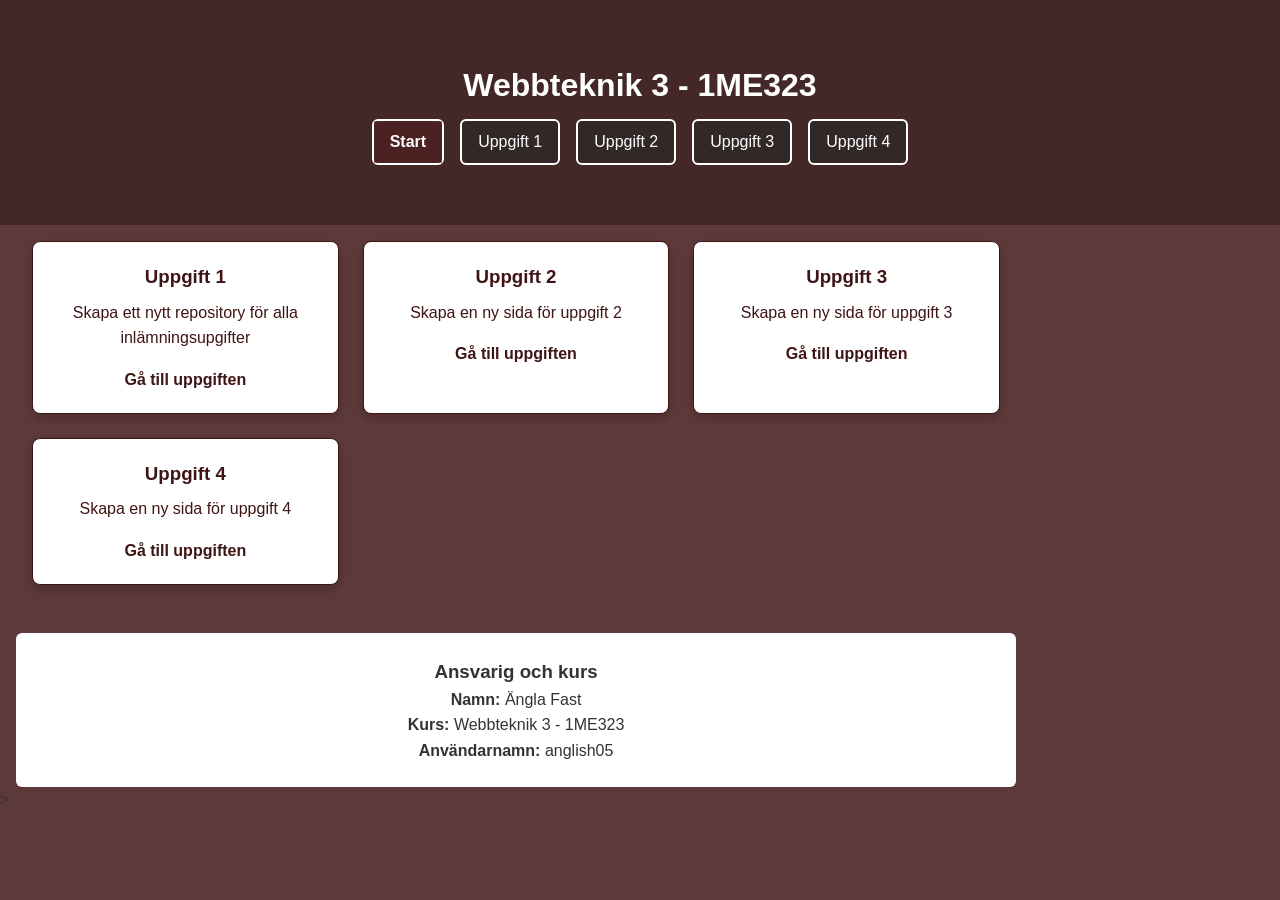
<file: index.html>
<html lang="sv">
<head>
    <meta charset="UTF-8">
    <meta name="viewport" content="width=device-width, initial-scale=1.0">
    <title>Webbteknik 3</title>

    <link rel="stylesheet" href="global.css">

    <script type="module" src="main.js"></script>
</head>

<body data-page ="Start">

    <header>
        <h1>Webbteknik 3 - 1ME323</h1>
        <nav>
            <ul>

            </ul>
        </nav>
    </header>

<main>

    <section class = "kort">

    </section>

    <section class = "Om-mig">
        <h3>Ansvarig och kurs</h3>
        <p><strong>Namn: </strong>Ängla Fast</p>
        <p><strong>Kurs: </strong>Webbteknik 3 - 1ME323</p>
        <p><strong>Användarnamn: </strong>anglish05</p>
    </section>

  
</main>
</body>
</html>>
</file>
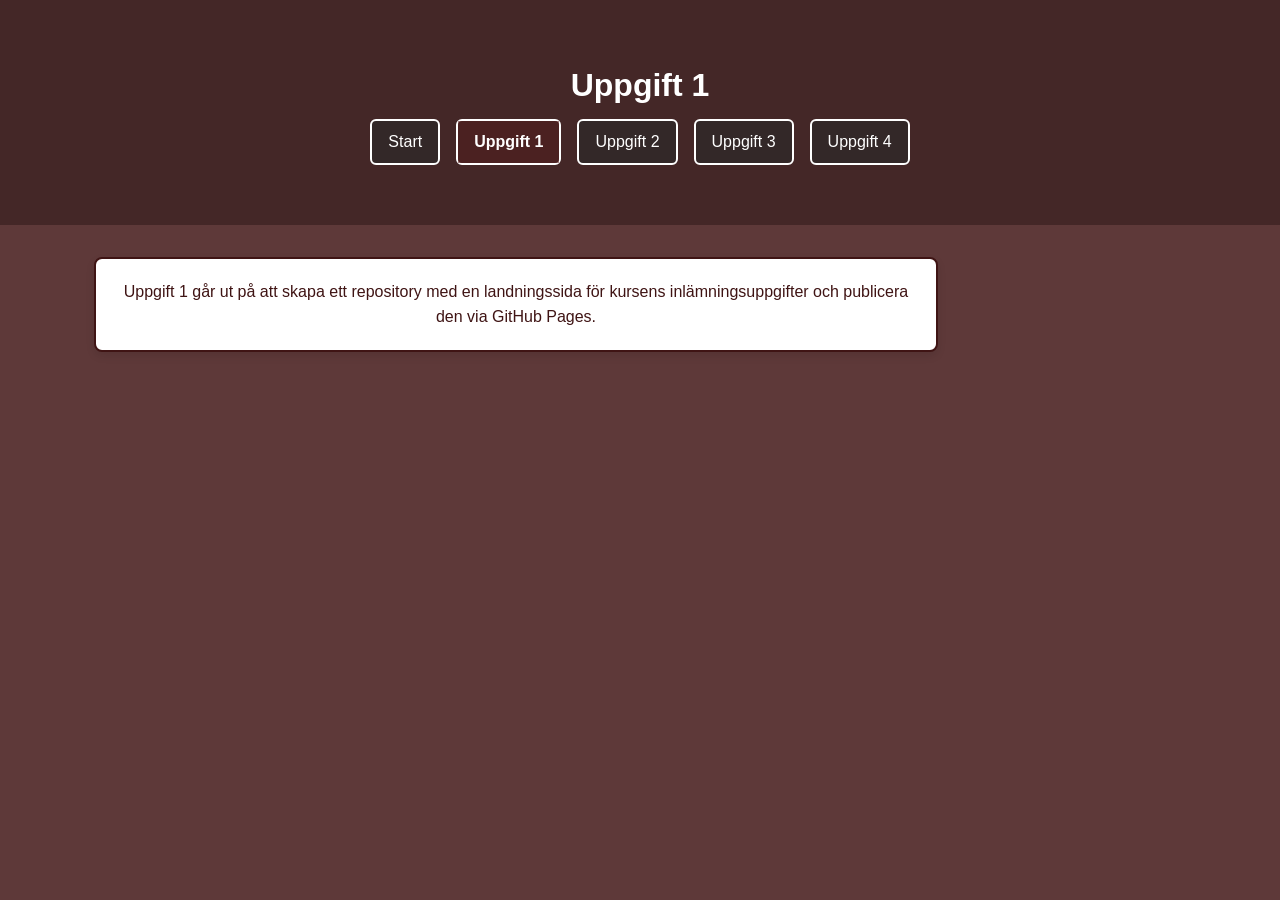
<file: inlamning1/index.html>
<!DOCTYPE html>
<html lang="sv">
<head>
  <meta charset="UTF-8">
  <meta name="viewport" content="width=device-width, initial-scale=1.0">
  <title>Uppgift 1</title>

  <link rel="stylesheet" href="../global.css">
  <script type="module" src="../main.js"></script>
</head>

<body data-page="hem">

    

<header>
  <h1>Uppgift 1</h1>
  <nav>
    <ul></ul>
  </nav>
</header>

<main>
  <div class="box">
  <p>
    Uppgift 1 går ut på att skapa ett repository med en landningssida
    för kursens inlämningsuppgifter och publicera den via GitHub Pages.</p>
    </div>
</main>
</body>
</html>
</file>
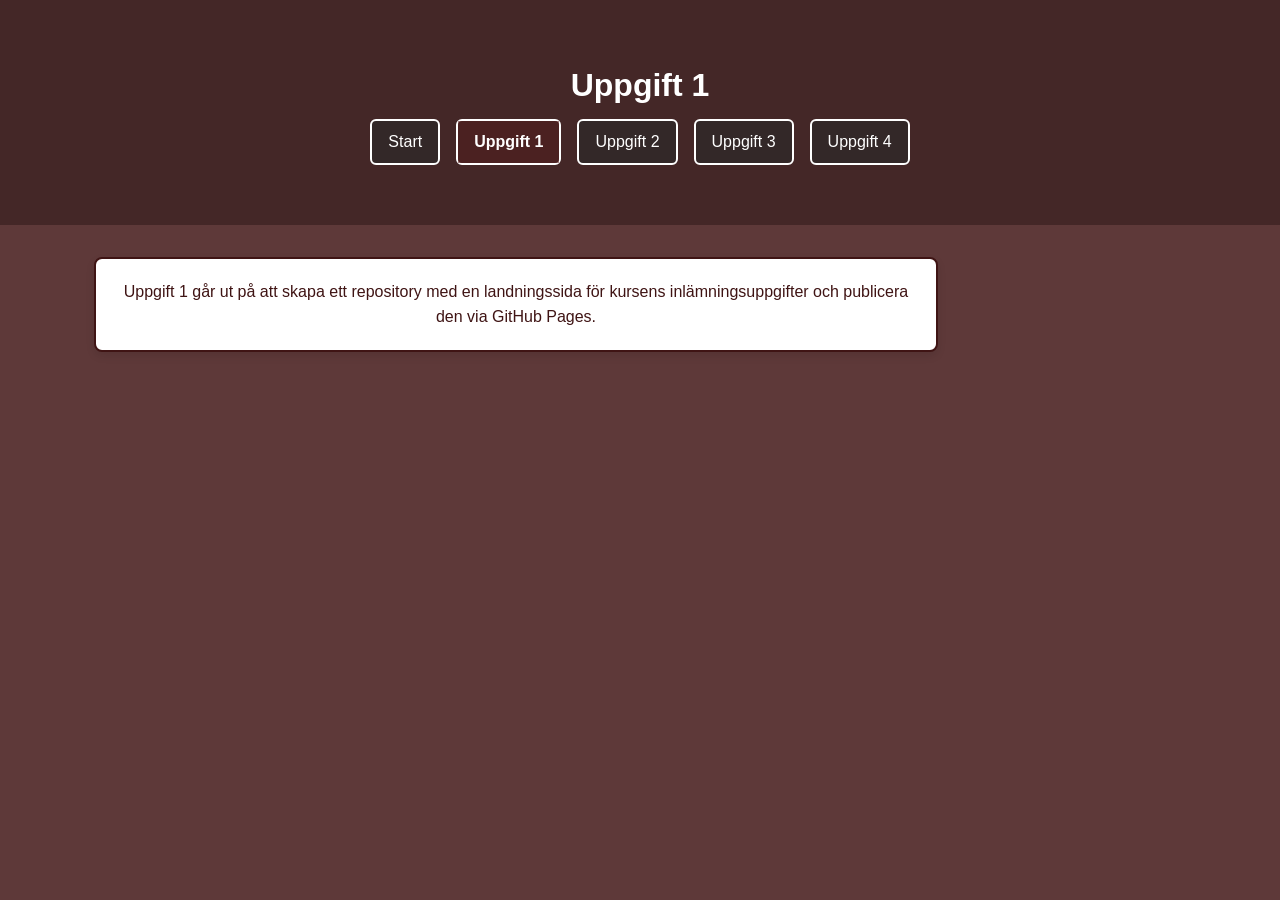
<file: inlamningett/index.html>
<html lang="sv">
<head>
  <meta charset="UTF-8">
  <meta name="viewport" content="width=device-width, initial-scale=1.0">
  <title>Uppgift 1</title>

  <link rel="stylesheet" href="../global.css">
  <script type="module" src="../main.js"></script>
</head>

<body data-page="hem">

    

<header>
  <h1>Uppgift 1</h1>
  <nav>
    <ul></ul>
  </nav>
</header>

<main>
  <div class="box">
  <p>
    Uppgift 1 går ut på att skapa ett repository med en landningssida
    för kursens inlämningsuppgifter och publicera den via GitHub Pages.</p>
    </div>
</main>
</body>
</html>
</file>
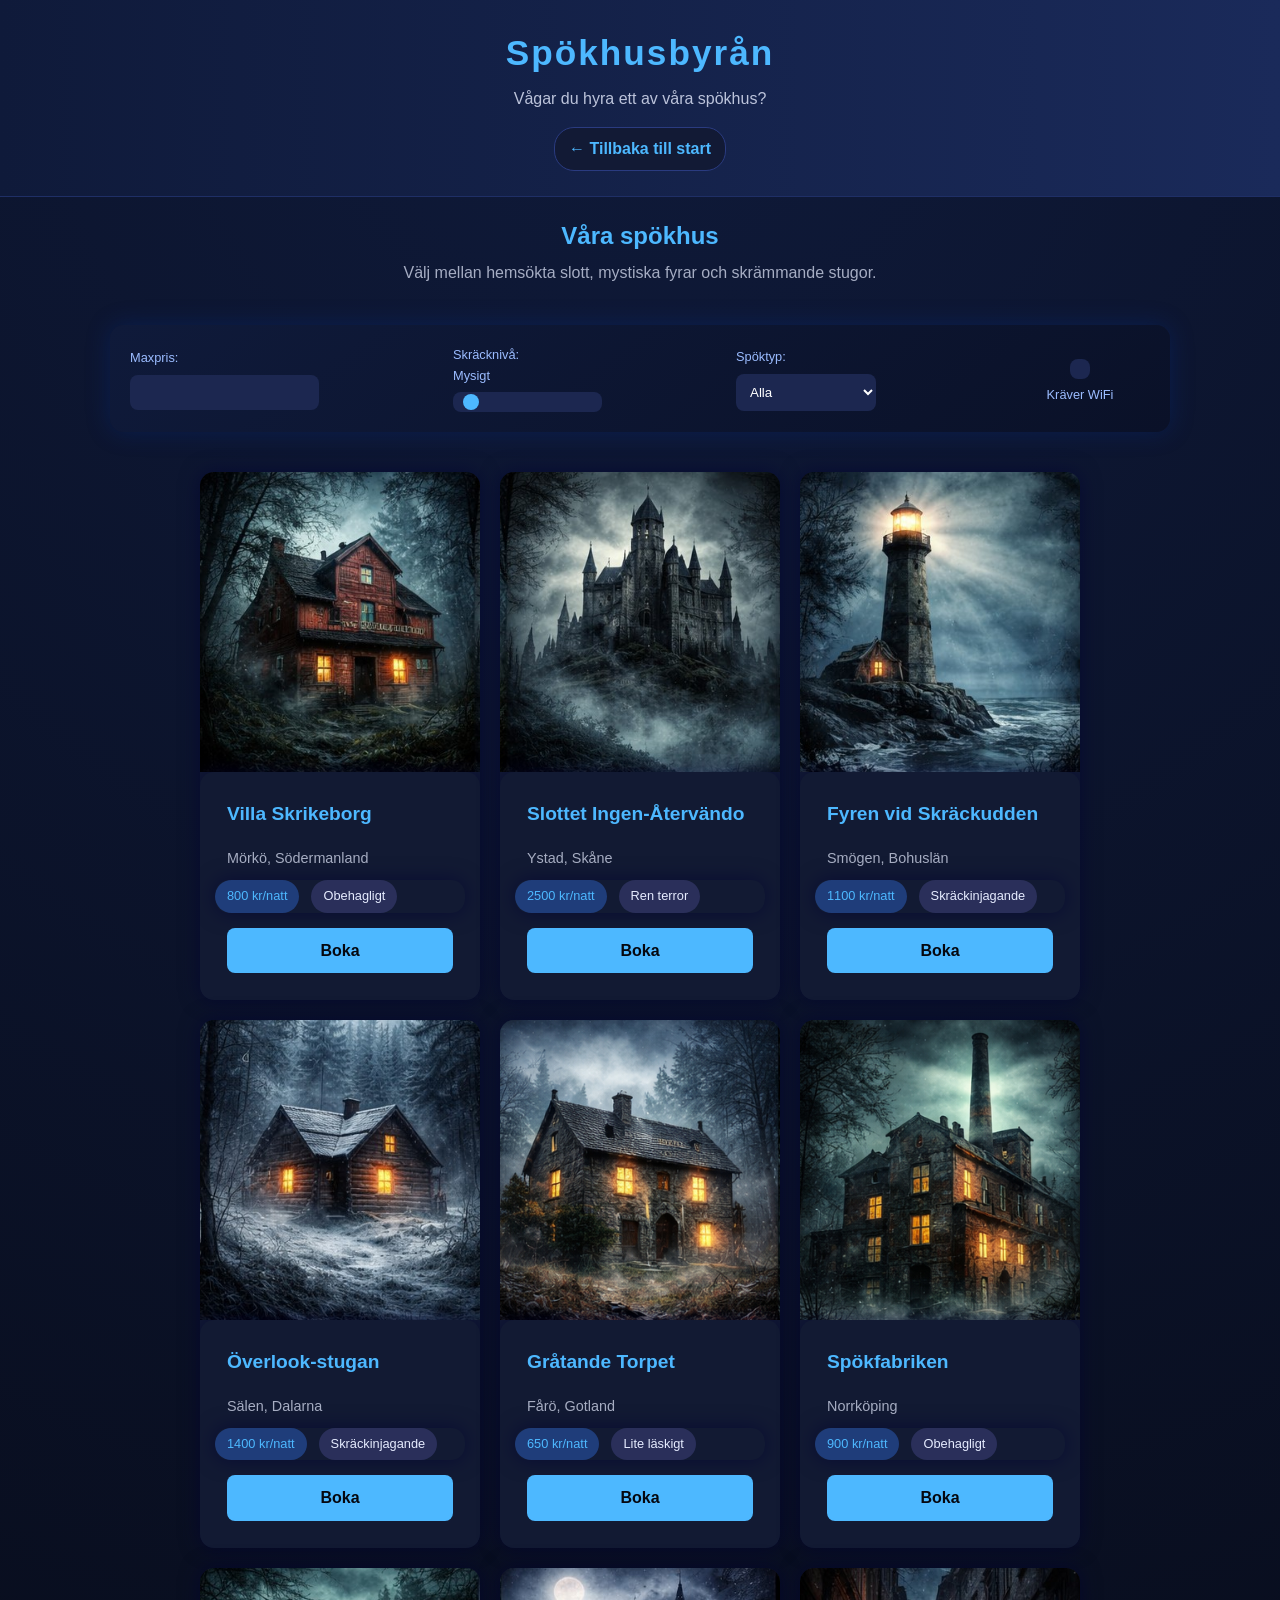
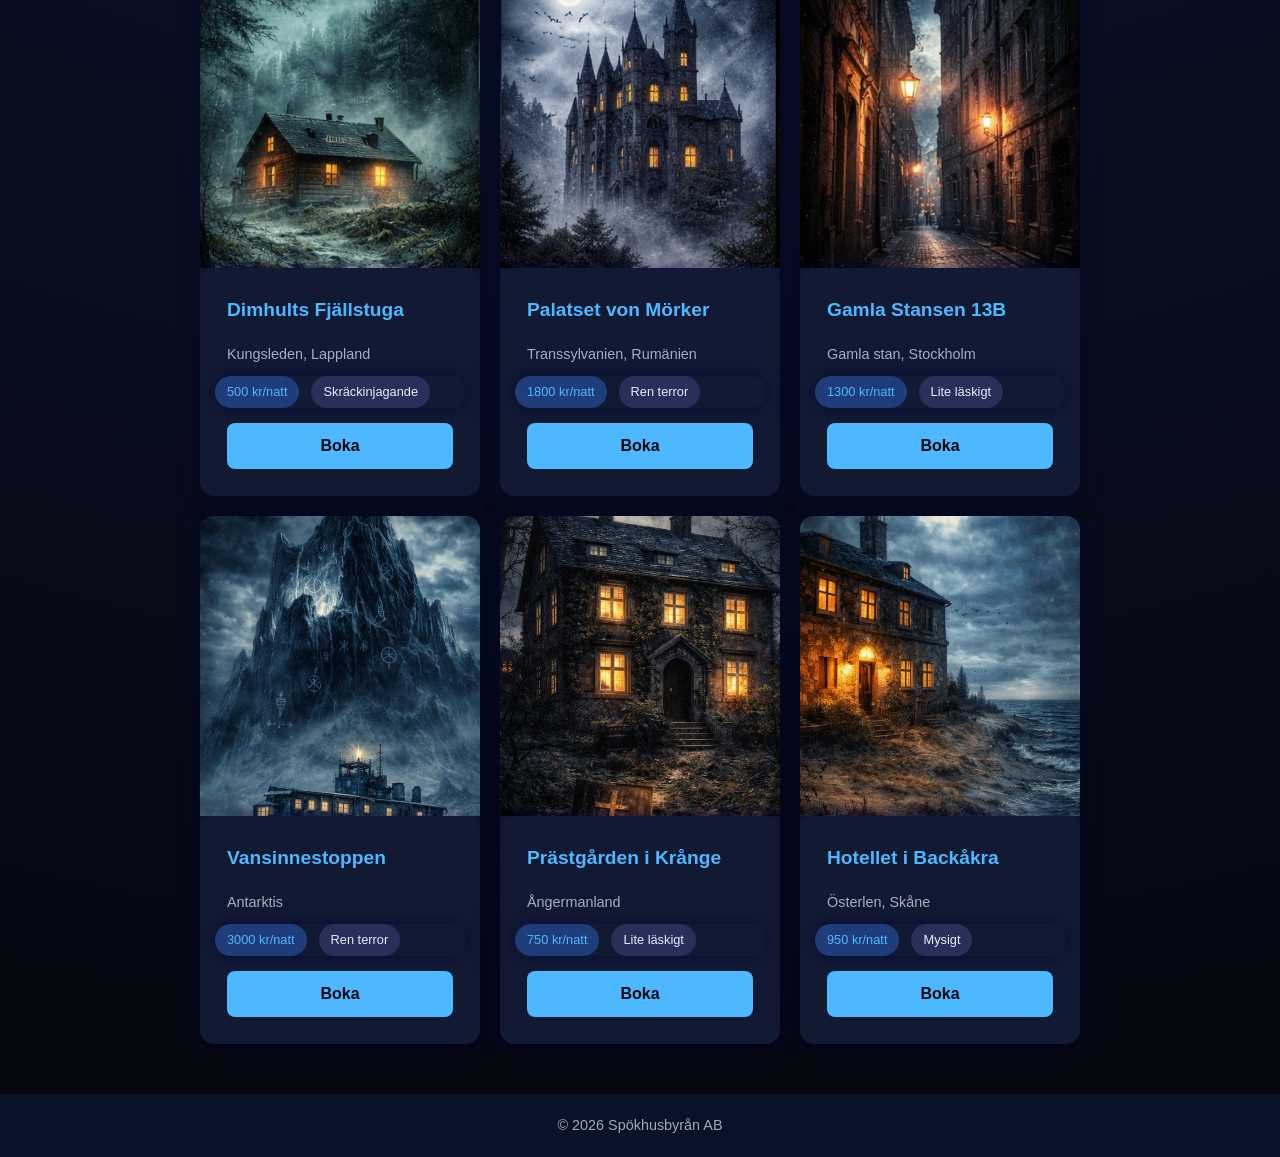
<file: inlamningfyra/index.html>
<!DOCTYPE html>
<html lang="sv">
<head>
  <meta charset="UTF-8">
  <title>Spökhusbyrån</title>
  <script type="module" src="index.js"></script>
  <link rel="stylesheet" href="inlamningfyra.css">
</head>
<body>

<header>
  <h1>Spökhusbyrån</h1>
  <p>Vågar du hyra ett av våra spökhus?</p>
 <nav class="top-back-nav">
  <a href="/index.html">← Tillbaka till start</a>
</nav>

</header>

<main>

  <section id="intro">
    <h2>Våra spökhus</h2>
    <p>Välj mellan hemsökta slott, mystiska fyrar och skrämmande stugor.</p>
  </section>

  <section id="filters">

    <label>
      Maxpris:
      <input type="number" id="maxPrice">
    </label>

    <label>
      Skräcknivå:
      <span id="scareValue">Mysigt</span>
      <input type="range" id="scareLevel" min="1" max="5" value="1">
    </label>

    <label>
      Spöktyp:
      <select id="ghostType">
        <option value="all">Alla</option>
      </select>
    </label>

    <label>
      <input type="checkbox" id="wifi">
      Kräver WiFi
    </label>

  </section>

  <section id="houses">
  </section>

</main>

<footer>
  <p>© 2026 Spökhusbyrån AB</p>
</footer>
</body>
</html>
</file>
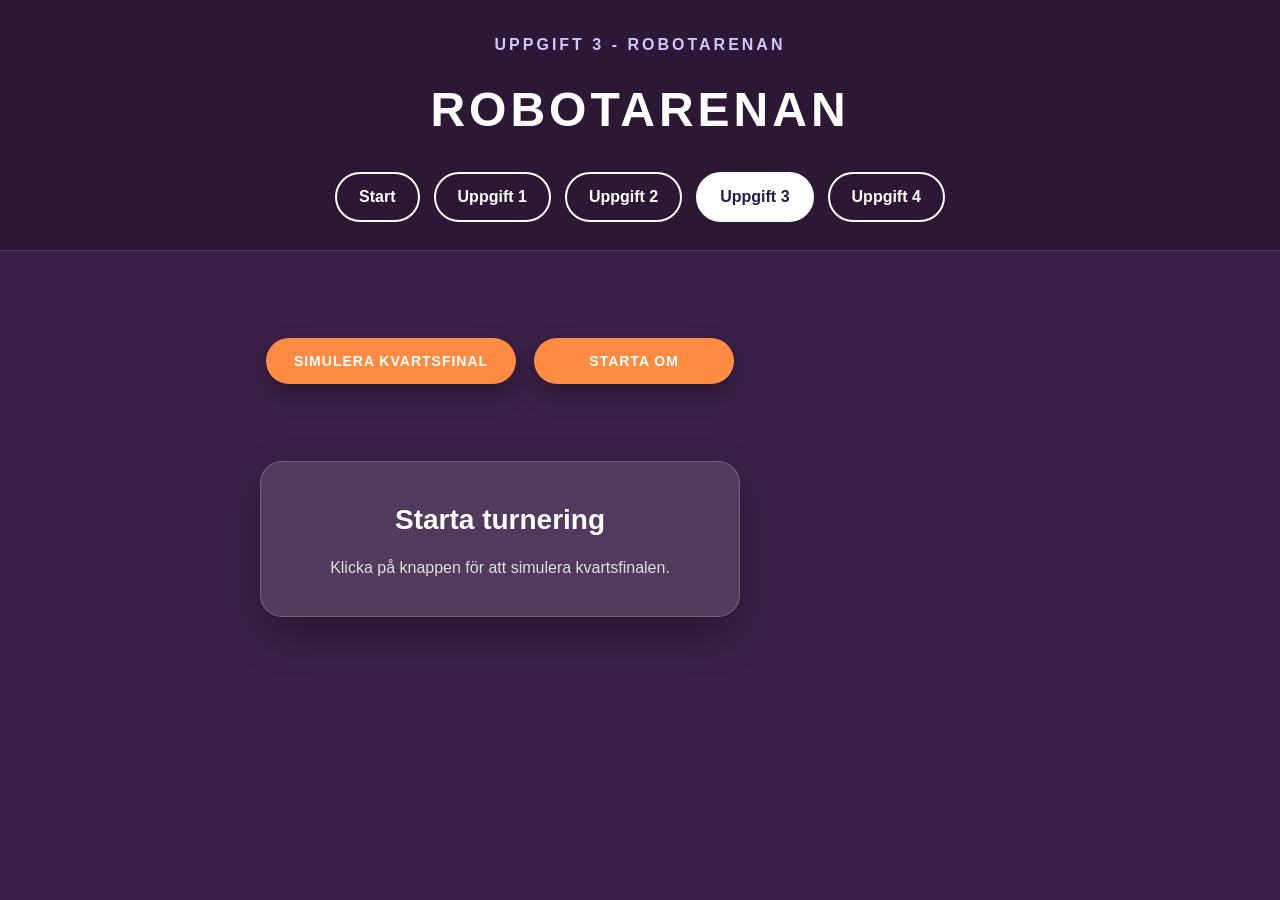
<file: inlamningtre/index.html>
<!DOCTYPE html>
<html lang="sv">
<head>
    <meta charset="UTF-8">
    <meta name="viewport" content="width=device-width, initial-scale=1.0">
    <title>Robotarenan</title>

    <link rel="stylesheet" href="../global.css">
    <link rel="stylesheet" href="inlamningtre.css">

    <script type="module" src="../main.js"></script>
    <script type="module" src="inlamningtre.js"></script>
</head>

<body data-page="inlamningtre">

<header>
    <h1>Uppgift 3 - ROBOTARENAN</h1>
    <h2>ROBOTARENAN</h2>

    <nav>
        <ul></ul>
    </nav>
</header>

<main>
    <section class="controls">
        <button id="simulateBtn">Simulera kvartsfinal</button>
        <button id="resetBtn">Starta om</button>
    </section>

    <section id="tournament"></section>
</main>

</body>
</html>
</file>
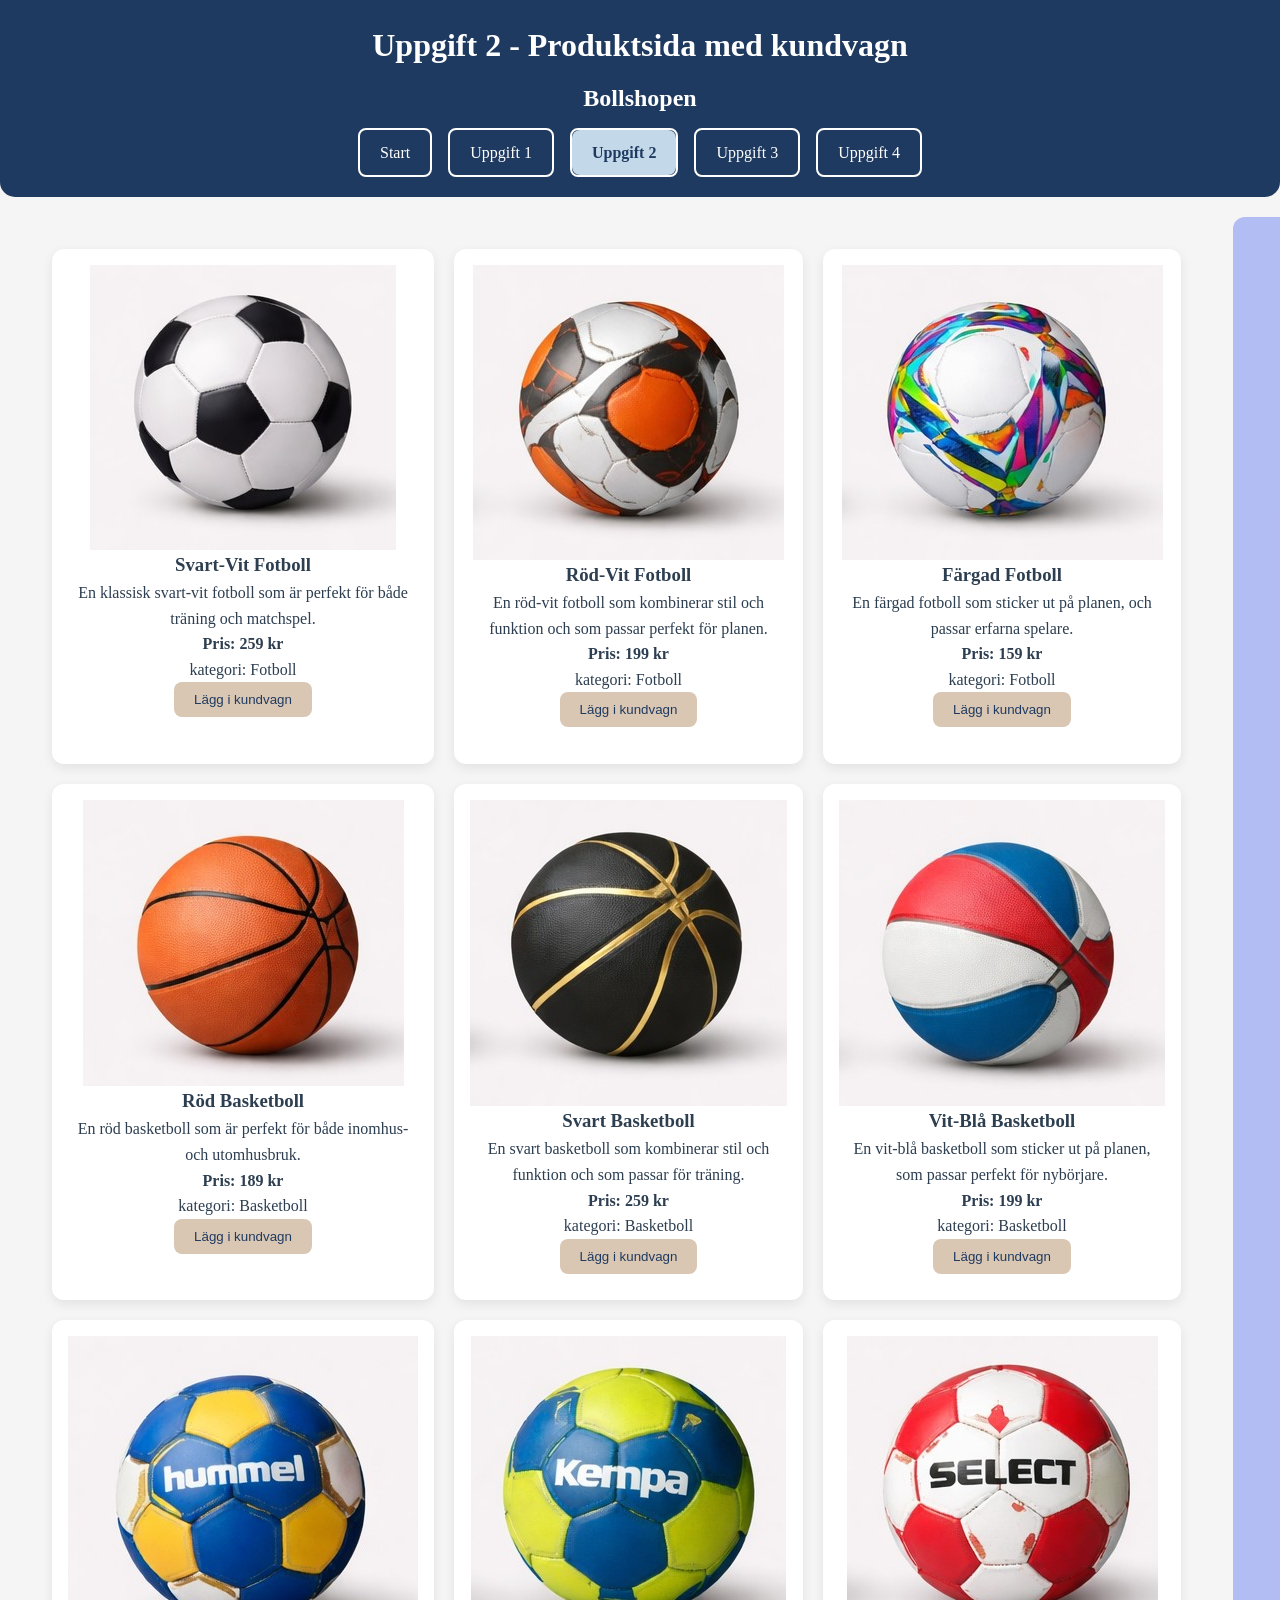
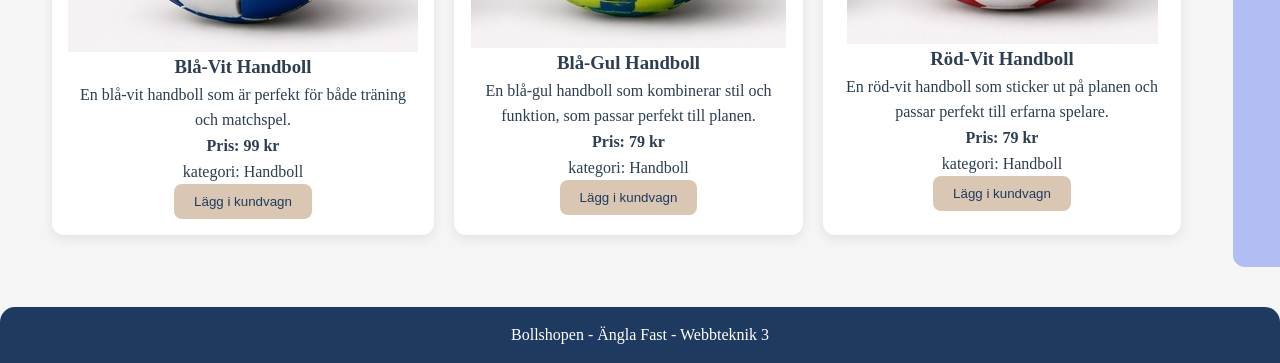
<file: inlamningtva/index.html>
<html lang="sv">
<head>
    <meta charset="UTF-8">
    <meta name="viewport" content="width=device-width, initial-scale=1.0">
    <title>Produktsida med kundvagn</title>
</head>
<link rel="stylesheet" href="../global.css">
    <link rel="stylesheet" href="inlamningtva.css">

<body data-page="inlamningtva">
    
<header>
  <h1>Uppgift 2 - Produktsida med kundvagn</h1>
  <H2>Bollshopen</H2>
  <nav>
    <ul></ul> 
  </nav>
</header>

<main class="layout">

    <section id = "product-container" class="product-grid">  
    </section>
        
<aside class="cart">
    <h2>Kundvagn</h2>
    <div id="cart-items"></div>
    <p>Total: <span id="cart-total">0</span> kr</p>
    <button id="clear-cart">Töm kundvagnen</button>
</aside>
</main>

<footer>
    <p>Bollshopen - Ängla Fast - Webbteknik 3</p>
</footer>
<script type="module" src="./inlamningtva.js"></script>
</body>
</html>
</file>
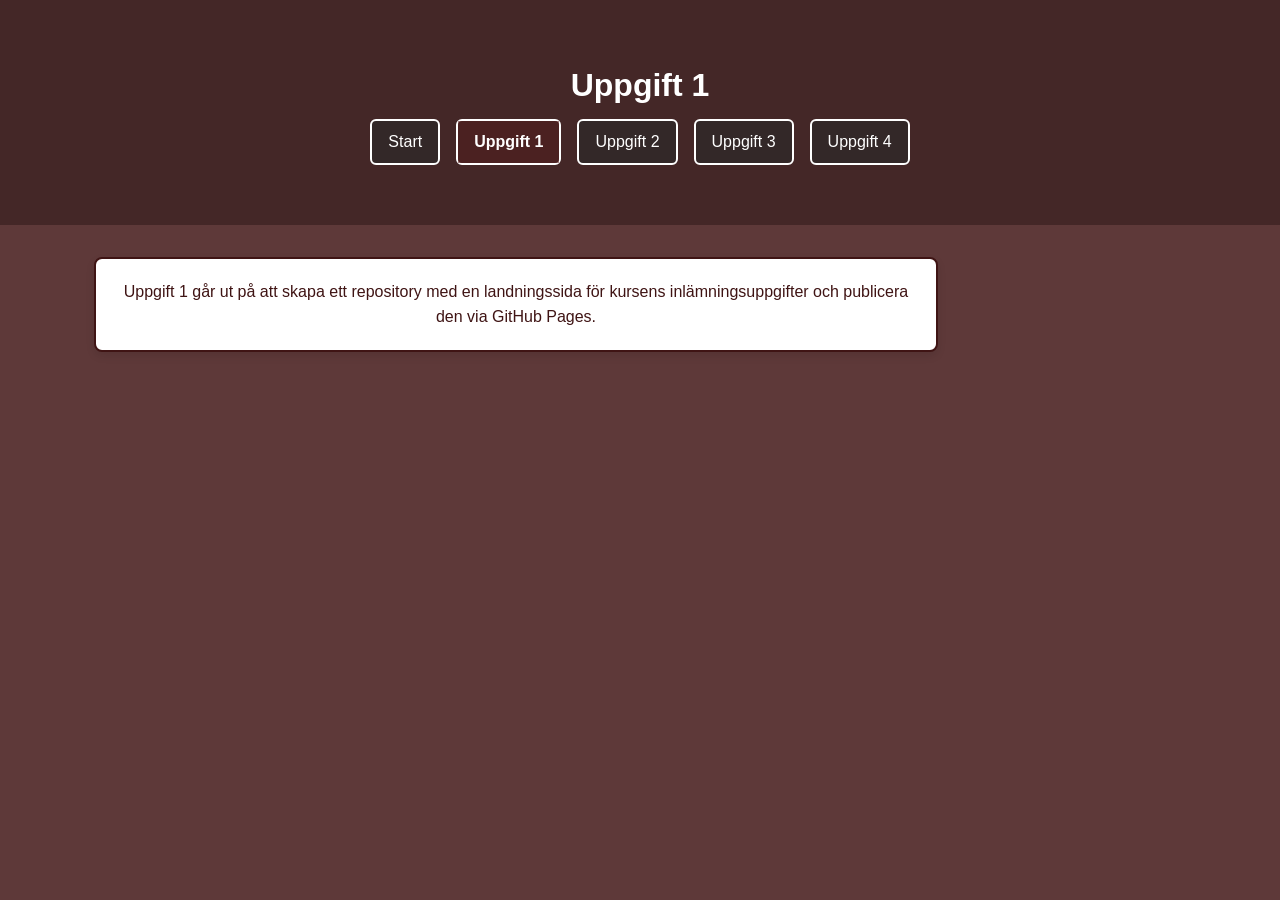
<file: inlämning1/index.html>
<!DOCTYPE html>
<html lang="sv">
<head>
  <meta charset="UTF-8">
  <meta name="viewport" content="width=device-width, initial-scale=1.0">
  <title>Uppgift 1</title>

  <link rel="stylesheet" href="../global.css">
  <script type="module" src="../main.js"></script>
</head>

<body data-page="hem">

    

<header>
  <h1>Uppgift 1</h1>
  <nav>
    <ul></ul>
  </nav>
</header>

<main>
  <div class="box">
  <p>
    Uppgift 1 går ut på att skapa ett repository med en landningssida
    för kursens inlämningsuppgifter och publicera den via GitHub Pages.
    </div>
  </p>
</main>
</body>
</html>
</file>
<file: global.css>
* {
    margin: 0;
    padding: 0;
}

body {
    font-family: Arial, Helvetica, sans-serif;
    line-height: 1.6;
    background-color: rgb(94, 57, 57);
    color: #333;
}

header {
    background-color: rgb(68, 39, 39);
    color: rgb(255, 255, 255);
    padding: 60px;
}

header h1 {
    text-align: center;
    margin-bottom: 0.5rem;
}

nav ul {
    list-style: none;
    display: flex;
    gap: 1rem;
    padding: 0;
    justify-content: center;
}

nav li {
    border: 2px solid white; 
    border-radius: 6px;
    background-color: rgb(51, 40, 40);
}

nav a {
    display: block;            
    padding: 0.5rem 1rem;
    color: white;
    text-decoration: none;
    font-weight: 500;
}


nav a:hover {
    background-color: white;
    color: black;
}



.active {
    background-color: #5f1c1c8d;
    color: #ffffff;
    font-weight: bold;
}


main {
    max-width: 1000px;
    padding: 0 1rem;
    text-align: center;
}

.kort {
    display: grid;
    gap: 1.5rem;
    grid-template-columns: repeat(auto-fit, minmax(250px, 1fr));
    padding: 1rem;
}

.card {
    background-color: white;
    color: #3f1414;
    padding: 20px;
    border-radius: 8px;
    border: 1px solid #3f1414;
    box-shadow: 0 4px 8px rgba(0,0,0,0.2);
}

.card h3 {
    margin-bottom: 0.5rem;
}

.card p {
    margin-bottom: 1rem;
}

.card a {
    color: #3f1414;
    font-weight: bold;
    text-decoration: none;
}

.card a:hover {
    text-decoration: underline;
}

.Om-mig {
    background-color: white;
    padding: 1.5rem;
    border-radius: 6px;
    margin-top: 2rem;
}


main section {
    background-color: transparent;
    padding: 2rem;
    border-radius: 8px;
}

.box {
    background-color: #fff;     
    color: #3f1414;              
    border: 2px solid #3f1414;    
    border-radius: 8px;         
    padding: 20px;               
    max-width: 800px;            
    margin: 2rem auto;            
    box-shadow: 0 4px 8px rgba(0,0,0,0.1);
}
</file>
<file: inlamningfyra/inlamningfyra.css>
* {
  margin: 0;
  padding: 0;
  box-sizing: border-box;
}

body {
  font-family: "Segoe UI", sans-serif;
  background: radial-gradient(circle at top, #0f1a3a, #05070f);
  color: #e6ecff;
  line-height: 1.6;
}

header {
  background: linear-gradient(90deg, #0f1a3a, #1a2a5a);
  padding: 25px;
  text-align: center;
  border-bottom: 1px solid #1f2f66;
}

header h1 {
  font-size: 2.2rem;
  color: #4db8ff;
  letter-spacing: 2px;
}

header p {
  opacity: 0.8;
  margin-top: 5px;
}

main {
  max-width: 1100px;
  margin: auto;
}

#intro {
  padding: 20px;
  text-align: center;
}

#filters {
  background: linear-gradient(145deg, #0f1a3a, #0a1128);
  padding: 20px;
  margin: 20px;
  border-radius: 14px;
  display: flex;
  flex-wrap: wrap;
  gap: 20px;
  align-items: center;
  justify-content: space-between;
  box-shadow: 0 0 25px rgba(0, 50, 150, 0.3);
}

#filters label {
  display: flex;
  flex-direction: column;
  font-size: 0.8rem;
  color: #9bbcff;
  min-width: 140px;
}

#filters input,
#filters select {
  margin-top: 6px;
  padding: 10px;
  border-radius: 8px;
  border: none;
  background: #1c2750;
  color: white;
  outline: none;
  transition: 0.2s;
}

#filters input:focus,
#filters select:focus {
  box-shadow: 0 0 10px #4db8ff;
}

#scareLevel {
  appearance: none;
  height: 6px;
  border-radius: 10px;
  background: #1c2750;
}

#scareLevel::-webkit-slider-thumb {
  appearance: none;
  width: 16px;
  height: 16px;
  background: #4db8ff;
  border-radius: 50%;
  cursor: pointer;
}

#intro h2 {
  color: #4db8ff;
  margin-bottom: 5px;
}

#intro p {
  opacity: 0.7;
}

#wifi {
  appearance: none;
  width: 18px;
  height: 18px;
  border-radius: 6px;
  background: #1c2750;
  border: 1px solid #2a3b80;
  cursor: pointer;
  position: relative;
}

#wifi:checked::after {
  content: "x";
  color: #05070f;
  position: absolute;
  top: 1px;
  left: 4px;
}

#filters label:has(#wifi) {
  display: flex;
  flex-direction: column;
  align-items: center;
  gap: 6px;
}

#houses {
  display: grid;
  grid-template-columns: repeat(auto-fill, 280px);
  justify-content: center;
  gap: 20px;
  padding: 20px;
}

#houses div {
  background: #121a33;
  border-radius: 14px;
  overflow: hidden;
  box-shadow: 0 0 20px rgba(0, 0, 50, 0.6);
  transition: 0.25s;
}

#houses div:hover {
  transform: translateY(-8px);
  box-shadow: 0 0 35px rgba(77, 184, 255, 0.4);
}

#houses img {
  width: 100%;
  height: 300px;
  object-fit: cover;
}

#houses h3 {
  padding: 12px;
  color: #4db8ff;
  font-size: 1.2rem;
}

#houses p {
  padding: 0 12px;
  font-size: 0.9rem;
}

#houses a {
  display: block;
  margin: 12px;
  padding: 10px;
  text-align: center;
  background: #4db8ff;
  color: #05070f;
  border-radius: 8px;
  text-decoration: none;
  font-weight: bold;
  transition: 0.2s;
}

#houses a:hover {
  background: #7fd1ff;
}

#house {
  padding: 20px;
}

#house img {
  width: 300px;
  max-height: 400px;
  object-fit: contain;
  background: #0a1128;
  border-radius: 14px;
  margin-bottom: 15px;
}

#house h1 {
  color: #4db8ff;
  margin-bottom: 10px;
}

.card {
  background: #121a33;
  border-radius: 16px;
  overflow: hidden;
  box-shadow: 0 0 20px rgba(0, 0, 50, 0.6);
  transition: 0.25s;
  display: flex;
  flex-direction: column;
}

.card:hover {
  transform: translateY(-8px);
  box-shadow: 0 0 35px rgba(77, 184, 255, 0.4);
}

.card img {
  width: 100%;
  height: 180px;
  object-fit: cover;
}

.card-content {
  padding: 15px;
}

.card h3 {
  color: #4db8ff;
  margin-bottom: 5px;
}

.location {
  font-size: 0.85rem;
  opacity: 0.7;
  margin-bottom: 10px;
}

.badges {
  display: flex;
  gap: 12px;
  margin-bottom: 15px;
}

.price {
  background: #1f3d7a;
  padding: 6px 12px;
  border-radius: 20px;
  color: #4db8ff;
  font-size: 0.8rem;
}

.scare {
  background: #2a2f5a;
  padding: 6px 12px;
  border-radius: 20px;
  font-size: 0.8rem;
}

.card-button {
  display: block;
  text-align: center;
  padding: 10px;
  border-radius: 10px;
  background: linear-gradient(90deg, #4db8ff, #007bff);
  color: #05070f;
  font-weight: bold;
  text-decoration: none;
  transition: 0.2s;
}

.card-button:hover {
  transform: scale(1.05);
  box-shadow: 0 0 15px rgba(77, 184, 255, 0.6);
}

#booking {
  background: linear-gradient(145deg, #0f1a3a, #0a1128);
  margin: 30px auto;
  padding: 30px;
  border-radius: 16px;
  max-width: 700px;
  box-shadow: 0 0 40px rgba(0, 50, 150, 0.4);
}

#booking h2 {
  color: #4db8ff;
  margin-bottom: 20px;
  text-align: center;
}

#booking form {
  display: grid;
  grid-template-columns: 1fr 1fr;
  gap: 15px;
}

#booking label {
  display: flex;
  flex-direction: column;
  font-size: 0.85rem;
  color: #9bbcff;
}

#booking input {
  margin-top: 5px;
  padding: 10px;
  border-radius: 8px;
  border: none;
  background: #1c2750;
  color: white;
  outline: none;
}

#booking input[type="text"]:focus,
#booking input[type="number"]:focus,
#booking input[type="date"]:focus {
  box-shadow: 0 0 10px #4db8ff;
}

fieldset {
  grid-column: span 2;
  border: 1px solid #2a3b80;
  border-radius: 10px;
  padding: 15px;
}

legend {
  color: #4db8ff;
  padding: 0 10px;
}

fieldset label {
  display: flex;
  align-items: center;
  gap: 10px;
  margin-bottom: 10px;
  cursor: pointer;
}

.addon {
  width: 18px;
  height: 18px;
  accent-color: #4db8ff;
}
#total {
  grid-column: span 2;
  background: linear-gradient(90deg, #0f2a5a, #1a3c80);
  padding: 15px;
  border-radius: 10px;
  text-align: center;
  font-size: 1.3rem;
  font-weight: bold;
  color: #4db8ff;
  box-shadow: 0 0 20px rgba(77, 184, 255, 0.3);
}

button {
  grid-column: span 2;
  padding: 14px;
  border-radius: 10px;
  border: none;
  background: linear-gradient(90deg, #4db8ff, #007bff);
  color: #05070f;
  font-weight: bold;
  cursor: pointer;
  transition: 0.2s;
}

button:hover {
  transform: scale(1.05);
  box-shadow: 0 0 20px rgba(77, 184, 255, 0.6);
}

#confirmation {
  margin-top: 15px;
  grid-column: span 2;
  background: #0f1a3a;
  padding: 15px;
  border-radius: 10px;
  border: 1px solid #2a3b80;
}

.detail-page .detail-card {
  background: #121a33;
  margin: 30px auto;
  padding: 20px;
  border-radius: 16px;
  max-width: 700px;
  box-shadow: 0 0 25px rgba(0, 0, 50, 0.6);
  text-align: center;
}

.detail-page .detail-card img {
  width: 100%;
  height: 450px;
  object-fit: cover;
  border-radius: 14px;
  margin-bottom: 15px;
}

.detail-page .detail-content {
  padding: 10px;
}

.detail-page .badges {
  justify-content: center;
}

.back-btn {
  display: inline-block;
  margin: 20px;
  padding: 8px 14px;
  color: #4db8ff;
  border: 1px solid #2a3b80;
  border-radius: 20px;
  text-decoration: none;
}

.detail-page #house {
  margin: 30px auto 20px;
  max-width: 700px;
}

.detail-card {
  background: #121a33;
  padding: 20px;
  border-radius: 16px;
  box-shadow: 0 0 25px rgba(0, 0, 50, 0.6);
  text-align: center;
}

.detail-card img {
  width: 100%;
  height: 450px;
  object-fit: cover;
  border-radius: 14px;
  margin-bottom: 15px;
}

.detail-content {
  padding: 10px 0 0;
}

.detail-content h1 {
  color: #4db8ff;
  margin-bottom: 6px;
}

.detail-content .location {
  opacity: 0.7;
  margin-bottom: 10px;
}

.detail-page .badges {
  display: flex;
  justify-content: center;
  gap: 10px;
  margin: 10px 0 15px;
}

.detail-page .price {
  background: #1f3d7a;
  padding: 6px 12px;
  border-radius: 20px;
  color: #4db8ff;
  font-size: 0.8rem;
}

.detail-page .scare {
  background: #2a2f5a;
  padding: 6px 12px;
  border-radius: 20px;
  font-size: 0.8rem;
}

#karta {
  max-width: 700px;
  margin: 20px auto;
}

.map-card {
  background: #121a33;
  padding: 20px;
  border-radius: 16px;
  box-shadow: 0 0 25px rgba(0, 0, 50, 0.6);
}

.map-card h2 {
  color: #4db8ff;
  text-align: center;
  margin-bottom: 8px;
}

.map-location {
  text-align: center;
  margin-bottom: 14px;
  opacity: 0.8;
}

#map {
  width: 100%;
  height: 350px;
  border-radius: 14px;
  overflow: hidden;
  margin-bottom: 15px;
}

.place-info {
  background: #0f1a3a;
  border: 1px solid #2a3b80;
  border-radius: 12px;
  padding: 14px;
  text-align: center;
}

.place-info p {
  margin-bottom: 6px;
}

.error-box {
  background: #121a33;
  max-width: 700px;
  margin: 30px auto;
  padding: 20px;
  border-radius: 16px;
  text-align: center;
}

.top-back-nav {
  padding: 15px 20px 0;
}

.top-back-nav a {
  display: inline-block;
  padding: 8px 14px;
  border: 1px solid #2a3b80;
  border-radius: 20px;
  background: rgba(18, 26, 51, 0.9);
  color: #4db8ff;
  text-decoration: none;
  font-weight: 600;
}

.top-back-nav a:hover {
  background: rgba(77, 184, 255, 0.1);
}

footer {
  text-align: center;
  padding: 20px;
  background: #0d1733;
  margin-top: 30px;
  font-size: 0.9rem;
  opacity: 0.7;
}
</file>
<file: inlamningtre/inlamningtre.css>
* {
    box-sizing: border-box;
}

body {
    margin: 0;
    min-height: 100vh;
    font-family: Arial, Helvetica, sans-serif;
    color: white;
    background:#3b1f47;
}


header {
    text-align: center;
    padding: 32px 20px 28px;
    background: rgba(0, 0, 0, 0.25);
    border-bottom: 1px solid rgba(255, 255, 255, 0.15);
}

header h1 {
    margin: 0;
    font-size: 16px;
    letter-spacing: 3px;
    text-transform: uppercase;
    color: #cfc7ff;
}

header h2 {
    margin: 14px 0 0;
    font-size: 48px;
    letter-spacing: 4px;
}

nav ul {
    list-style: none;
    display: flex;
    justify-content: center;
    gap: 14px;
    flex-wrap: wrap;
    margin: 24px 0 0;
    padding: 0;
}

nav li {
    background: transparent;
    border: none;
}

nav a {
    display: block;
    padding: 10px 22px;
    border: 2px solid white;
    border-radius: 999px;
    color: white;
    text-decoration: none;
    font-weight: bold;
    background: transparent;
}

nav a:hover,
nav a.active {
    background: white;
    color: #241b4f;
}

main {
    width: 100%;
    padding-bottom: 60px;
}

.controls {
    display: flex;
    justify-content: center;
    gap: 18px;
    flex-wrap: wrap;
    margin: 55px 20px 45px;
}

button {
    min-width: 200px;
    border: none;
    border-radius: 999px;
    padding: 15px 28px;
    background: #ff8c42;
    color: white;
    font-size: 14px;
    font-weight: bold;
    letter-spacing: 1px;
    text-transform: uppercase;
    cursor: pointer;
    box-shadow: 0 10px 24px rgba(0, 0, 0, 0.3);
}

button:hover {
    transform: translateY(-2px);
}

button:disabled {
    background: #777;
    opacity: 0.65;
    cursor: not-allowed;
    transform: none;
}

#tournament {
    width: 100%;
    padding: 0 30px 60px;
    display: flex;
    justify-content: center;
}

.start-box {
    width: 100%;
    max-width: 480px;
    padding: 36px;
    text-align: center;
    background: rgba(255, 255, 255, 0.12);
    border: 1px solid rgba(255, 255, 255, 0.2);
    border-radius: 22px;
    box-shadow: 0 18px 40px rgba(0, 0, 0, 0.3);
}

.start-box h2 {
    margin: 0 0 12px;
    font-size: 28px;
}

.start-box p {
    margin: 0;
    color: #e0e0e0;
}

.tournament-grid {
    display: grid;
    grid-template-columns: repeat(4, 260px);
    gap: 32px;
    align-items: start;
    justify-content: center;
    width: fit-content;
    margin-left: 500px;
    padding-right: 120px;
}

.round {
    width: 260px;
    display: flex;
    flex-direction: column;
    gap: 20px;
    align-items: center;
}

.round h2 {
    margin: 0 0 8px;
    font-size: 26px;
    text-align: center;
}

.round:nth-child(2) {
    margin-top: 70px;
}

.round:nth-child(3) {
    margin-top: 145px;
}

.winner-box {
    margin-top: 185px;
}

.match {
    width: 260px;
    display: flex;
    justify-content: center;
    align-items: stretch;
    gap: 8px;
    padding: 10px;
    background: rgba(22, 55, 80, 0.95);
    border-radius: 16px;
    box-shadow: 0 12px 28px rgba(0, 0, 0, 0.28);
}

.player {
    width: 102px;
    padding: 9px;
    background: #eef3f7;
    color: #1b1b1b;
    border-radius: 14px;
    text-align: center;
    transition: 0.25s ease;
}

.player img {
    width: 84px;
    height: 84px;
    object-fit: cover;
    border-radius: 12px;
}

.player h3 {
    margin: 8px 0 5px;
    font-size: 14px;
    line-height: 1.25;
}

.player p {
    margin: 4px 0;
    font-size: 12px;
    line-height: 1.35;
}


.vs {
    width: 28px;
    display: flex;
    align-items: center;
    justify-content: center;
    font-size: 14px;
    font-weight: bold;
    color: white;
}


.winner {
    background: #5ee37d;
    transform: scale(1.03);
}

.loser {
    opacity: 0.45;
}

.winner-box {
    width: 240px;
    padding: 24px;
    text-align: center;
    color: #1d1d1d;
    font-weight: bold;
    background: linear-gradient(135deg, #ffd700, #ffb703);
    border-radius: 22px;
    box-shadow: 0 18px 35px rgba(0, 0, 0, 0.35);
}

.winner-box h2 {
    margin: 0 0 12px;
    font-size: 28px;
}

.winner-box h3 {
    margin: 12px 0 8px;
    font-size: 20px;
}

.winner-box p {
    margin: 5px 0;
    font-size: 13px;
}

.winner-box img {
    width: 125px;
    height: 125px;
    object-fit: cover;
    border-radius: 16px;
}
</file>
<file: inlamningtva/inlamningtva.css>
body {
    font-family: Cambria, Cochin, Georgia, Times, 'Times New Roman', serif;
    background-color: #f5f5f5;
    margin: 0;
    padding: 0;
    color: #2c3e50;
}

header {
    background-color: #1f3a60;
    color: white;
    padding: 20px;
    text-align: center;
    border-bottom-left-radius: 15px;
    border-bottom-right-radius: 15px;
}

nav ul {
    list-style: none;
    display: flex;
    justify-content: center;
    gap: 1rem;
    padding: 0;
    margin-top: 10px;
}

nav li {
    background-color: #1f3a60;
    border-radius: 8px;
}

nav a {
    display: block;
    padding: 10px 20px;
    color: white;
    text-decoration: none;
    font-weight: 500;
    border-radius: 8px;
}

nav a:hover {
    background-color: #d9c7b3;
    color: #1f3a60;
}

nav a.active {
    background-color: #c3d9e9;
    color: #1f3a60;
    font-weight: bold;
}

.layout {
    display: flex;
    gap: 20px;
    padding: 20px;
}

.product-grid {
    display: grid;
    flex: 3;
    grid-template-columns: repeat(3, 1fr);
    grid-template-rows: repeat(3, 1fr);
    gap: 20px;
}

.product-card, .card, .cart-card {
    background-color: white;
    padding: 1rem;
    border-radius: 12px;
    box-shadow: 0 4px 12px rgba(0,0,0,0.08);
}

.product-card:hover, cart-card:hover, .card:hover {
    transform: scale(1.03);
    box-shadow: 0 6px 16px rgba(0,0,0,0.12);
}

product-card img {
    width: 100%;
    height: 150px;
    object-fit: cover;
    border-radius: 8px;
    margin-bottom: 10px;
}

.cart-card {
    background-color: #e8e4dd;
    padding: 15px;
    margin-bottom: 15px;
    margin-top: 12px;
}

.cart {
    background-color: #a9b5f3df;
    border-radius: 12px;
    padding: 20px;
    box-shadow: 0 4px 12 px rgba(0,0,0,0.1);
    width: 250px;
    flex-shrink: 0;
}

.card h2 {
    margin-top: 0;
    font-size: 1.5rem;
    text-align: center;
}

cart p {
    font-weight: bold;
    margin-top: 10px;
}

#cart-items {
    margin-top: 15px;
}

button {
    background-color: #d9c7b3;
    color: #1f3a60;
    border: none;
    padding: 10px 20px;
    border-radius: 8px;
    cursor: pointer;
    font-weight: 500;
    transition: background-color 0.3s ease, transform 0.3s ease;
}

button:hover {
    background-color: #c3d9e9;
    transform: scale(1.05);
}


.active {
    background-color: #c3d9e9;
    color: #1f3a60;
    font-weight: bold;
}


footer {
    background-color: #1f3a60;
    color: white;
    text-align: center;
    padding: 15px;
    margin-top: 20px;
    border-top-left-radius: 15px;
    border-top-right-radius: 15px;
    margin-top: 20;
}
</file>
